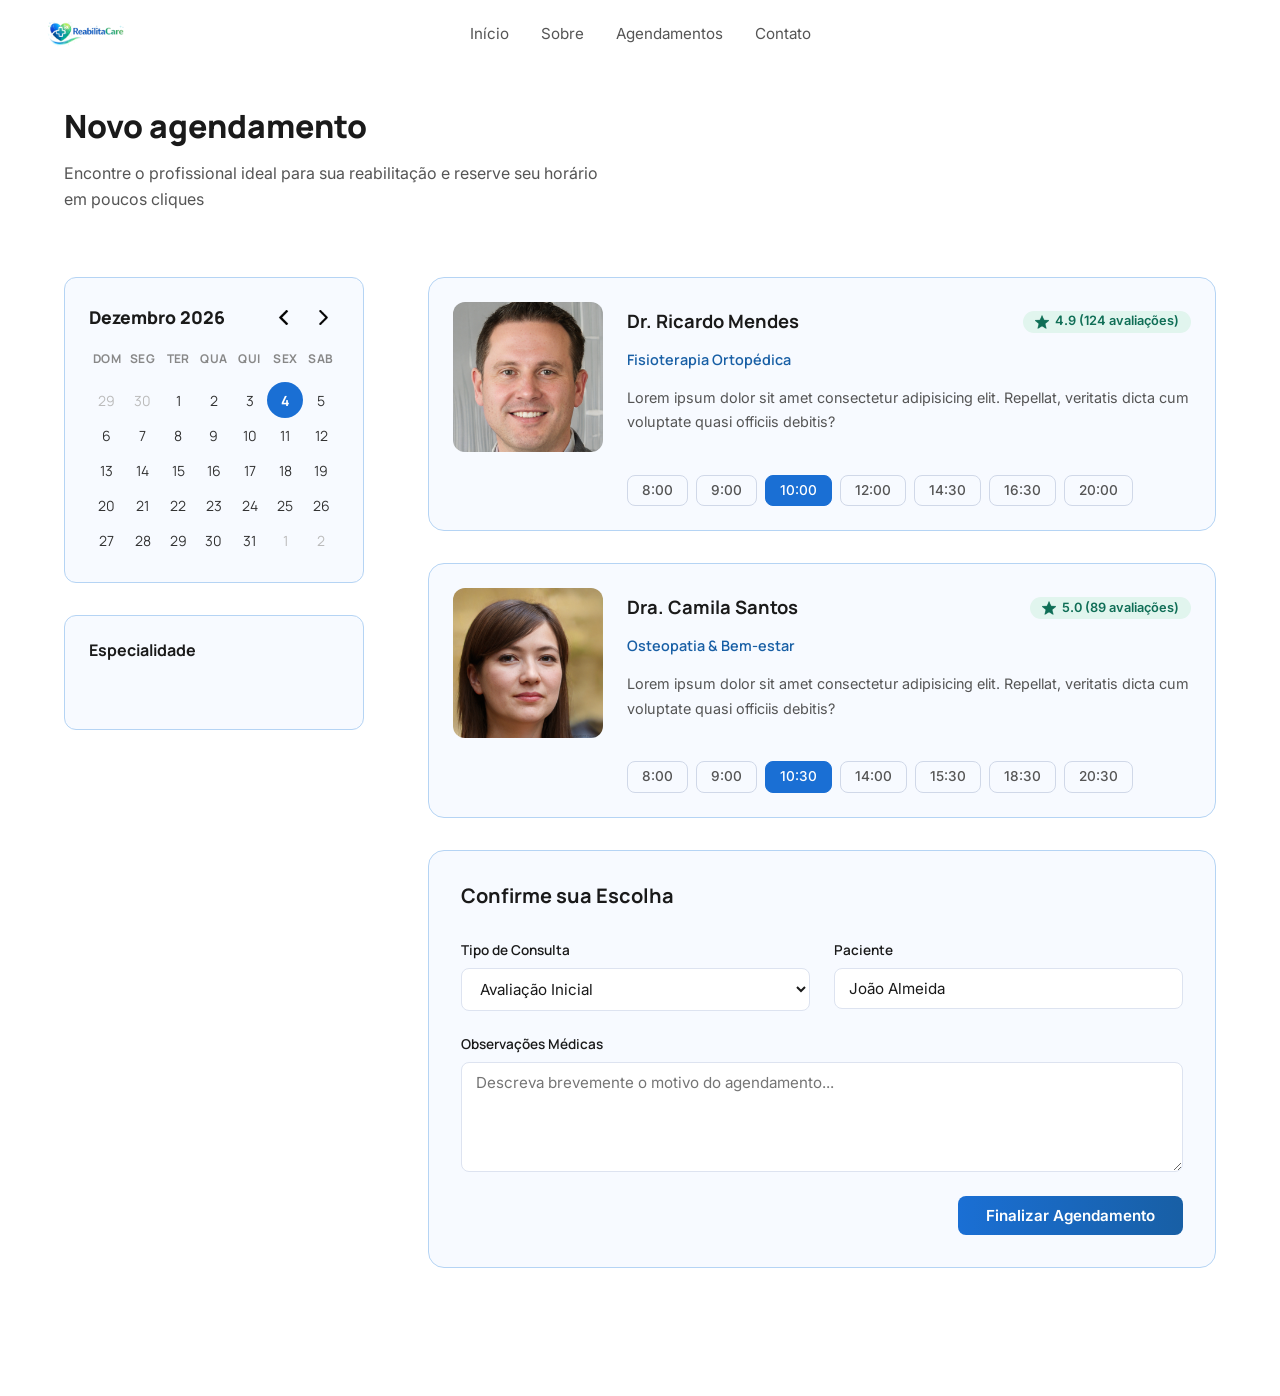
<file: pages/agendamentos.html>
<!DOCTYPE html>
<html lang="pt-br">
<head>
  <meta charset="UTF-8">
  <meta name="viewport" content="width=device-width, initial-scale=1.0">
  <title>Reabilita Care</title>
  <link rel="stylesheet" href="../assets/styles/agendamentos.css">
</head>
<body>
  <nav>
    <a href="index.html" class="logo-link">
      <img src="../assets/images/logosemfundo.png" alt="logo" class="logo">
    </a>
    <div class="nav-links" id="nav-links">
      <a href="index.html">Início</a>
      <a href="sobre.html">Sobre</a>
      <a href="agendamentos.html">Agendamentos</a>
      <a href="contato.html">Contato</a>
    </div>
    <button class="hamburger" id="hamburger" aria-label="Menu" aria-expanded="false">
      <span></span>
      <span></span>
      <span></span>
    </button>
  </nav>

  <main>
    <section>
      <div class="agendamento">
        <h1>Novo agendamento</h1>
        <p>Encontre o profissional ideal para sua reabilitação e reserve seu horário em poucos cliques</p>
      </div>
      <div class="quebra">
        <div class="coluna-esquerda">
          <div class="wrapper">
            <header>
              <h2 class="current-date"></h2>
              <div class="icons">
                <span id="prev" class="material-symbols-rounded">
                  <img src="../assets/icons/arrow-point-to-left.png" alt="Anterior">
                </span>
                <span id="next" class="material-symbols-rounded">
                  <img src="../assets/icons/arrow-point-to-right.png" alt="Próximo">
                </span>
              </div>
            </header>
            <div class="calendar">
              <ul class="weeks">
                <li><strong>Dom</strong></li>
                <li><strong>Seg</strong></li>
                <li><strong>Ter</strong></li>
                <li><strong>Qua</strong></li>
                <li><strong>Qui</strong></li>
                <li><strong>Sex</strong></li>
                <li><strong>Sab</strong></li>
              </ul>
              <ul class="days"></ul>
            </div>
          </div>

          <div class="especialidade">
            <h2>Especialidade</h2>
            <optgroup>
              <label><input type="checkbox" value=""> Clínica Geral</label>
              <label><input type="checkbox" value=""> Psicologia</label>
              <label><input type="checkbox" value=""> Dermatologia</label>
              <label><input type="checkbox" value=""> Cardiologia</label>
            </optgroup>
          </div>
        </div>

        <aside>
          <div class="medico">
            <div class="quadrado">
              <img src="../assets/images/ricardo-foto.jpg" alt="Dr. Ricardo Mendes">
            </div>
            <div class="textos">
              <div class="ricardo-alinhado">
                <h2>Dr. Ricardo Mendes</h2>
                <div class="avaliacoes">
                  <img src="../assets/icons/estrela.png" alt="estrela">
                  <p>4.9 (124 avaliações)</p>
                </div>
              </div>
              <h3>Fisioterapia Ortopédica</h3>
              <p>Lorem ipsum dolor sit amet consectetur adipisicing elit. Repellat, veritatis dicta cum voluptate quasi officiis debitis?</p>
              <div>
                <div class="horarios">
                  <p>8:00</p>
                  <p>9:00</p>
                  <p>10:00</p>
                  <p>12:00</p>
                  <p>14:30</p>
                  <p>16:30</p>
                  <p>20:00</p>
                </div>
              </div>
            </div>
          </div>

          <div class="medico">
            <div class="quadrado">
              <img src="../assets/images/camila-foto.jpg" alt="Dra. Camila Santos">
            </div>
            <div class="textos">
              <div class="ricardo-alinhado">
                <h2>Dra. Camila Santos</h2>
                <div class="avaliacoes">
                  <img src="../assets/icons/estrela.png" alt="estrela">
                  <p>5.0 (89 avaliações)</p>
                </div>
              </div>
              <h3>Osteopatia & Bem-estar</h3>
              <p>Lorem ipsum dolor sit amet consectetur adipisicing elit. Repellat, veritatis dicta cum voluptate quasi officiis debitis?</p>
              <div>
                <div class="horarios">
                  <p>8:00</p>
                  <p>9:00</p>
                  <p>10:30</p>
                  <p>14:00</p>
                  <p>15:30</p>
                  <p>18:30</p>
                  <p>20:30</p>
                </div>
              </div>
            </div>
          </div>

          <div class="sobreposicao-modal">
            <div class="modal">
              <h2>Confirme sua Escolha</h2>
              <div class="linha-modal">
                <div class="campo">
                  <label><h3>Tipo de Consulta</h3></label>
                  <select title="tipos">
                    <option>Avaliação Inicial</option>
                    <option>Retorno</option>
                    <option>Consulta Urgente</option>
                  </select>
                </div>
                <div class="campo">
                  <label><h3>Paciente</h3></label>
                  <input type="text" value="João Almeida" title="paciente">
                </div>
              </div>
              <div class="campo">
                <label><h3>Observações Médicas</h3></label>
                <textarea placeholder="Descreva brevemente o motivo do agendamento..."></textarea>
              </div>
              <div class="rodape-modal">
                <button class="botao-finalizar"><p>Finalizar Agendamento</p></button>
              </div>
            </div>
          </div>
        </aside>
      </div>
    </section>
  </main>
  <script src="../assets/scripts/agendamentos.js"></script>
</body>
</html>
</file>
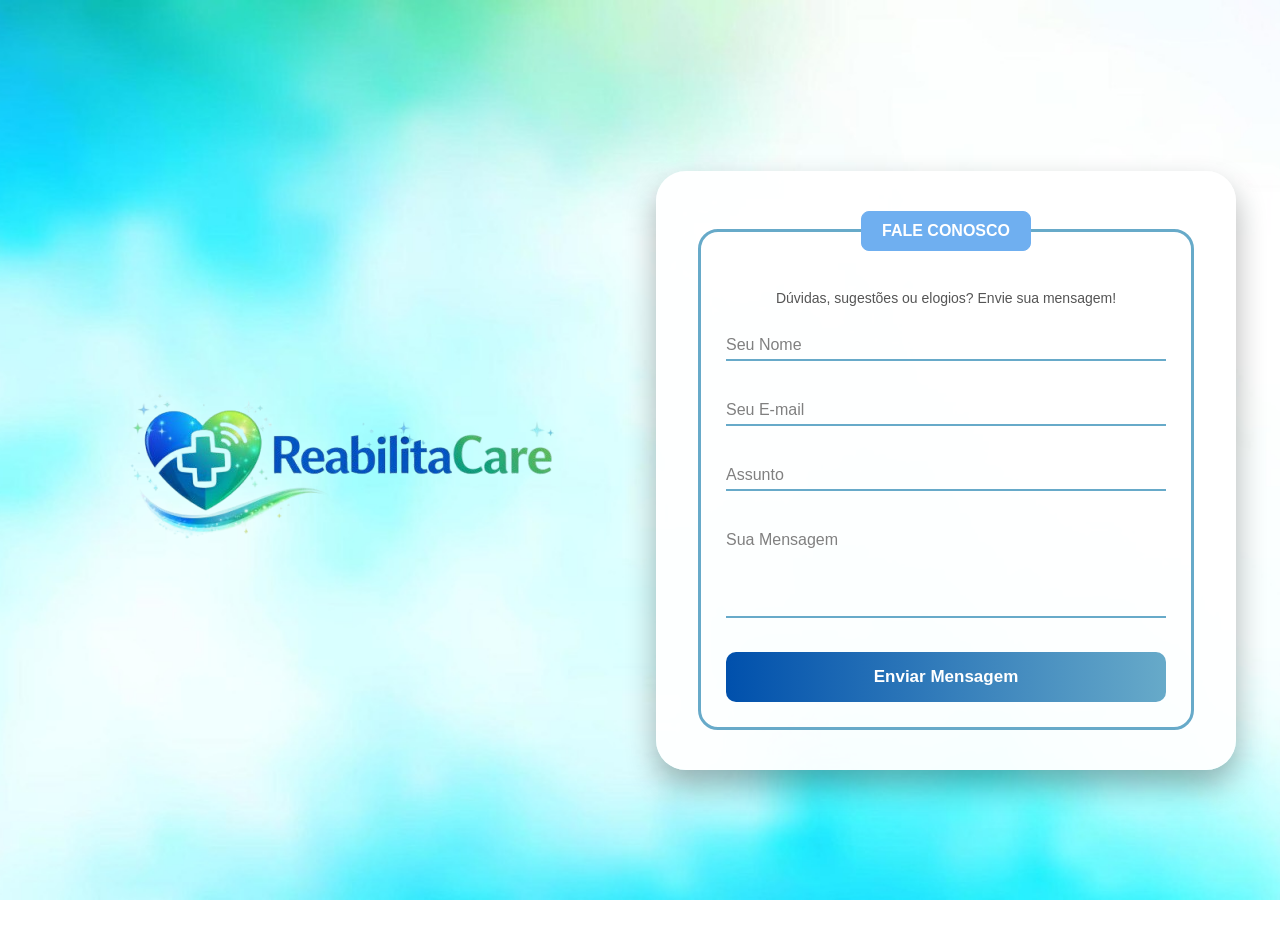
<file: pages/contato.html>
<!DOCTYPE html>
<html lang="pt-br">
  <head>
    <meta charset="UTF-8" />
    <meta name="viewport" content="width=device-width, initial-scale=1.0" />
    <title>Fale Conosco</title>
    <style>
      body {
        font-family: "Segoe UI", Tahoma, Geneva, Verdana, sans-serif;
        background-image: url("../assets/images/imagemfundo.jpeg");
        background-repeat: no-repeat;
        background-size: cover;
        background-position: center;
        background-attachment: fixed;
        margin: 0;
        display: flex;
        justify-content: center;
        align-items: center;
        min-height: 100vh;
        padding: 20px;
      }
      .box {
        background-color: rgba(255, 255, 255, 0.95);
        padding: 40px;
        border-radius: 30px;
        width: 500px; /* Um pouco mais largo para a mensagem */
        color: black;
        box-shadow: 0px 15px 30px rgba(0, 0, 0, 0.3);
      }
      fieldset {
        border: 3px solid rgb(103, 170, 201);
        border-radius: 20px;
        padding: 25px;
      }
      legend {
        border: 1px solid rgb(111, 175, 240);
        padding: 10px 20px;
        text-align: center;
        background-color: rgb(111, 175, 240);
        color: white;
        border-radius: 8px;
        font-weight: bold;
      }
      .inputBox {
        position: relative;
        margin-bottom: 30px;
      }
      .inputUser {
        background: none;
        border: none;
        border-bottom: 2px solid rgb(103, 170, 201);
        outline: none;
        color: black;
        font-size: 16px;
        width: 100%;
        letter-spacing: 1px;
        padding: 10px 0 5px 0;
      }
      /* Estilo específico para a área de mensagem */
      textarea.inputUser {
        height: 80px;
        resize: none; /* Impede o usuário de bagunçar o layout */
        font-family: inherit;
      }
      .labelInput {
        position: absolute;
        top: 10px;
        left: 0px;
        pointer-events: none;
        transition: 0.3s;
        color: gray;
      }
      .inputUser:focus ~ .labelInput,
      .inputUser:valid ~ .labelInput {
        top: -15px;
        font-size: 12px;
        color: rgb(0, 80, 172);
        font-weight: bold;
      }
      #submit {
        background-image: linear-gradient(
          to right,
          rgb(0, 80, 172),
          rgb(103, 170, 201)
        );
        width: 100%;
        border: none;
        padding: 15px;
        color: white;
        font-size: 17px;
        cursor: pointer;
        border-radius: 10px;
        font-weight: bold;
        transition: 0.3s;
      }
      #submit:hover {
        background-image: linear-gradient(
          to right,
          rgb(0, 50, 120),
          rgb(80, 150, 180)
        );
        transform: scale(1.02);
      }
      p {
        text-align: center;
        color: #555;
        font-size: 14px;
        margin-bottom: 20px;
      }
    </style>
  </head>
  <body>
    <!-- Logo -->
    <a href="index.html" class="imagem-canto">
      <img src="../assets/images/logosemfundo.png" alt="logo" />
    </a>
    <div class="box">
      <form action="">
        <fieldset>
          <legend>FALE CONOSCO</legend>
          <p>Dúvidas, sugestões ou elogios? Envie sua mensagem!</p>

          <div class="inputBox">
            <input
              type="text"
              name="nome"
              id="nome"
              class="inputUser"
              required
            />
            <label for="nome" class="labelInput">Seu Nome</label>
          </div>

          <div class="inputBox">
            <input
              type="email"
              name="email"
              id="email"
              class="inputUser"
              required
            />
            <label for="email" class="labelInput">Seu E-mail</label>
          </div>

          <div class="inputBox">
            <input
              type="text"
              name="assunto"
              id="assunto"
              class="inputUser"
              required
            />
            <label for="assunto" class="labelInput">Assunto</label>
          </div>

          <div class="inputBox">
            <textarea
              name="mensagem"
              id="mensagem"
              class="inputUser"
              required
            ></textarea>
            <label for="mensagem" class="labelInput">Sua Mensagem</label>
          </div>

          <input
            type="submit"
            name="submit"
            id="submit"
            value="Enviar Mensagem"
          />
        </fieldset>
      </form>
    </div>
  </body>
</html>
</file>
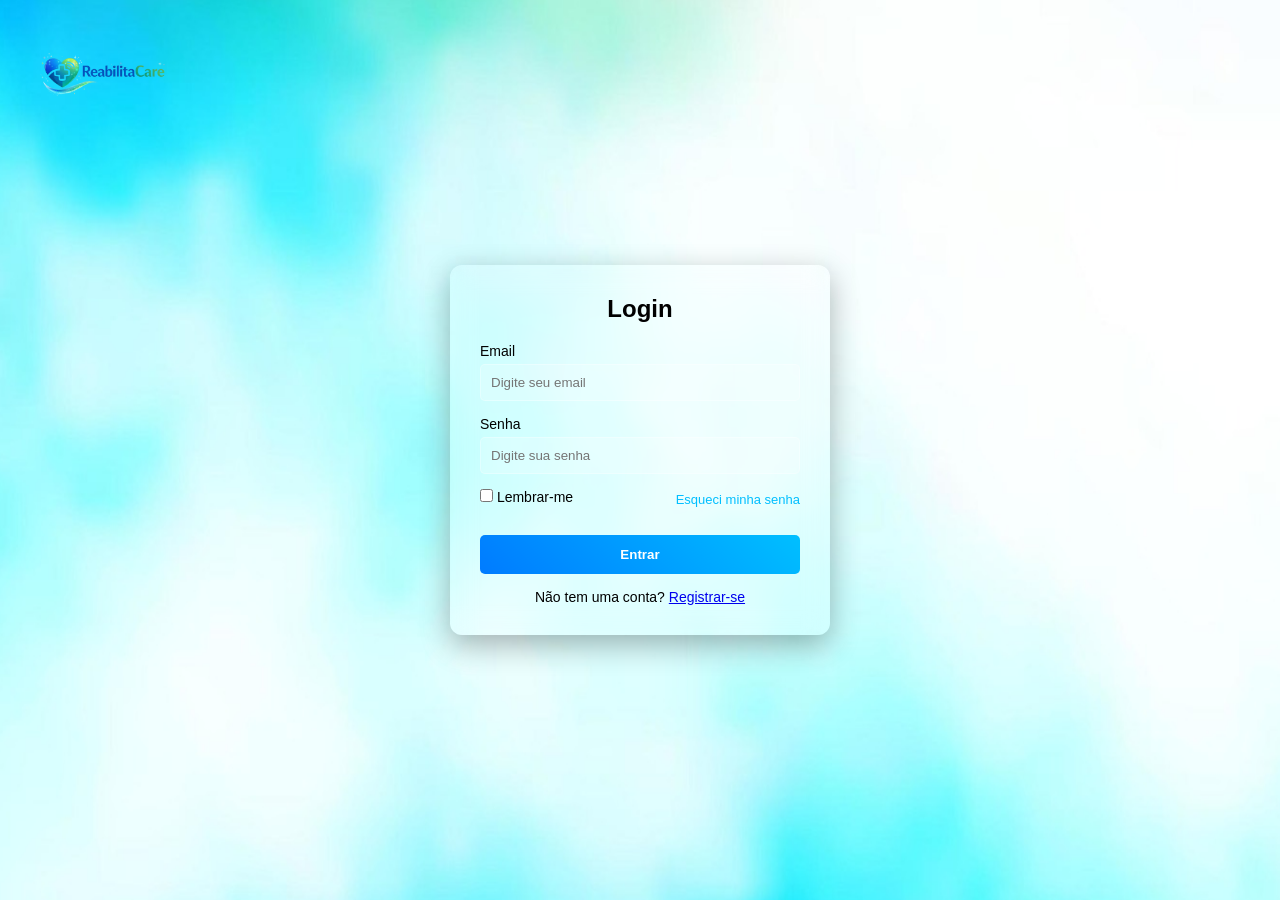
<file: pages/login.html>
<!doctype html>
<html lang="pt-br">
  <head>
    <meta charset="UTF-8" />
    <meta name="viewport" content="width=device-width, initial-scale=1.0" />
    <title>Login</title>
    <link rel="stylesheet" href="../assets/styles/login.css"/>
  </head>
<body>

    <!-- Logo -->
    <a href="index.html" class="imagem-canto">
        <img src="../assets/images/logosemfundo.png" alt="logo">
    </a> 

    <!-- Login -->
    <form class="Login">
        <h2>Login</h2>

        <div class="import-group">
            <label for="email">Email</label>
            <input type="email" id="email" placeholder="Digite seu email">
        </div>

        <div class="import-group">
            <label for="password">Senha</label>
            <input type="password" id="password" placeholder="Digite sua senha">
        </div>

        <div class="import-group linha">
            <label class="checkbox-label">
                <input type="checkbox"> Lembrar-me
            </label>
            <a href="#" class="link">Esqueci minha senha</a>
        </div>

        <button type="submit">Entrar</button>

        <div class="register">
            <p>Não tem uma conta? <a href="#">Registrar-se</a></p>
        </div>
    </form>
<script>
const form = document.querySelector(".Login");
const email = document.getElementById("email");
const senha = document.getElementById("password");
const botao = document.querySelector("button");

/* VALIDAR */
form.addEventListener("submit", function(e){
  e.preventDefault();

  let valido = true;

  if(email.value === ""){
    email.classList.add("input-erro");
    valido = false;
  } else {
    email.classList.remove("input-erro");
    email.classList.add("input-sucesso");
  }

  if(senha.value === ""){
    senha.classList.add("input-erro");
    valido = false;
  } else {
    senha.classList.remove("input-erro");
    senha.classList.add("input-sucesso");
  }

  if(valido){
    botao.classList.add("loading");

    setTimeout(() => {
      alert("Login realizado!");
      botao.classList.remove("loading");
    }, 2000);
  }
});

/* MOSTRAR SENHA */
senha.addEventListener("dblclick", () => {
  senha.type = senha.type === "password" ? "text" : "password";
});
</script>
</body>
</html>
</file>
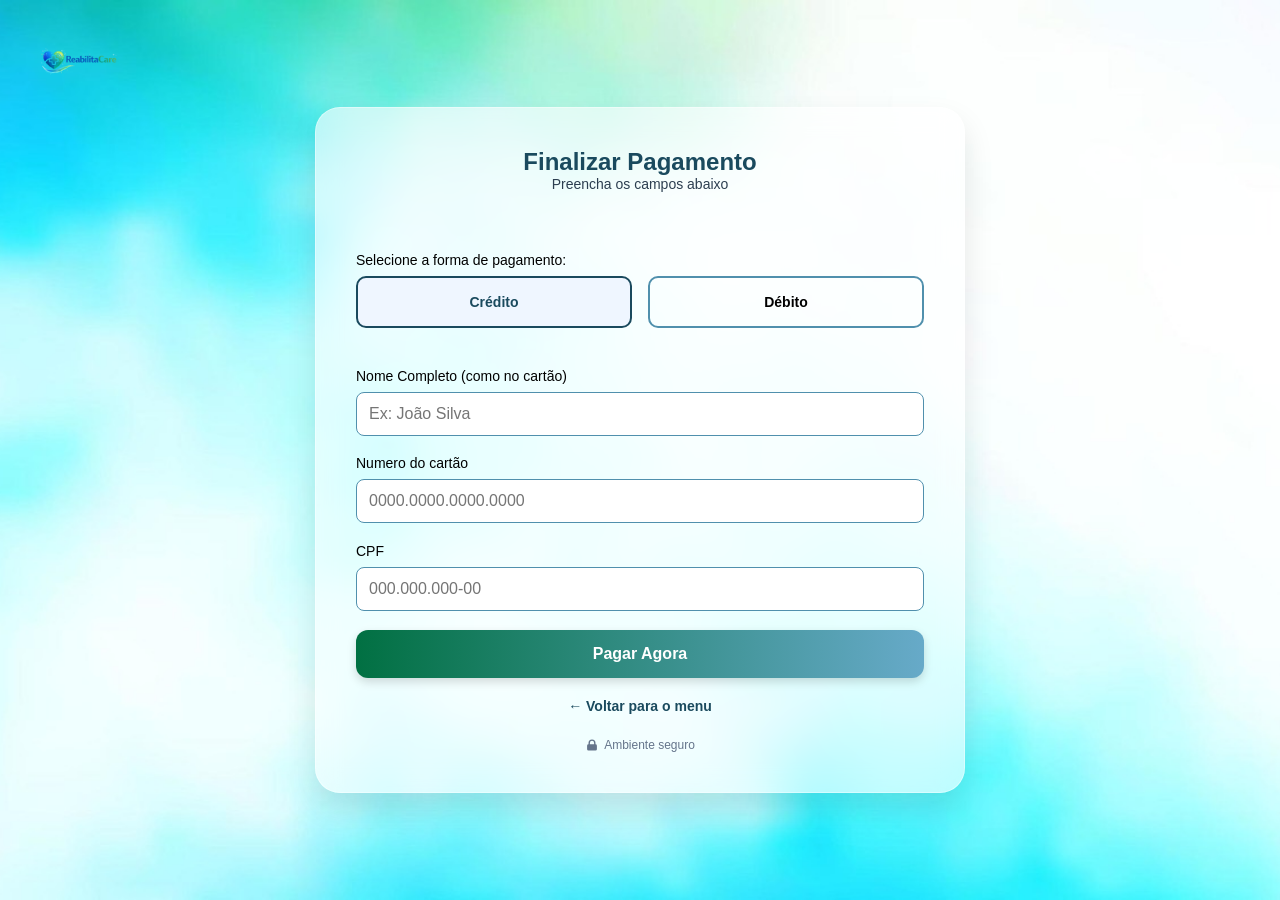
<file: pages/pagamentos.html>
<!doctype html>
<html lang="pt-br">
  <head>
    <meta charset="UTF-8" />
    <meta name="viewport" content="width=device-width, initial-scale=1.0" />
    <title>Finalizar Pagamento</title>
    <link rel="stylesheet" href="../assets/styles/pagamentos.css"/>
  </head>
  <body>
    <a href="index.html">
      <img src="../assets/images/logosemfundo.png" class="logo" alt="Logo">
  </a>
    <div class="payment-container">
      <h2>Finalizar Pagamento</h2>
      <p>Preencha os campos abaixo</p>

      <form>
        <label>Selecione a forma de pagamento:</label>
        <div class="payment-methods">
          <label>
            <input type="radio" name="method" value="credito" checked />
            <div class="method-option">Crédito</div>
          </label>
          <label>
            <input type="radio" name="method" value="debito" />
            <div class="method-option">Débito</div>
          </label>
        </div>

        <div class="form-group">
          <label for="nome">Nome Completo (como no cartão)</label>
          <input type="text" id="nome" placeholder="Ex: João Silva" required />
        </div>

        <div class="form-group">
          <label for="nome">Numero do cartão</label>
          <input type="text" id="nome" placeholder="0000.0000.0000.0000" required />
        </div>


        <div class="form-group">
          <label for="cpf">CPF</label>
          <input type="text" id="cpf" placeholder="000.000.000-00" maxlength="14" pattern="\d{3}\.\d{3}\.\d{3}-\d{2}" required />
        </div>

        <button type="submit" class="btn-pay">Pagar Agora</button>

        <div class="submit-container">
                    <input type="submit" id="submit">
                    <a href="index.html" class="btn-voltar">← Voltar para o menu</a>
                </div>

        <div class="security-note">
          <svg width="14" height="14" fill="currentColor" viewBox="0 0 20 20">
            <path
              d="M10 2a5 5 0 00-5 5v2a2 2 0 00-2 2v5a2 2 0 002 2h10a2 2 0 002-2v-5a2 2 0 00-2-2V7a5 5 0 00-5-5zM7 7a3 3 0 116 0v2H7V7z"
            ></path>
          </svg>
          Ambiente seguro
        </div> 
      </form>
    </div>
  </body>
</html>
</file>
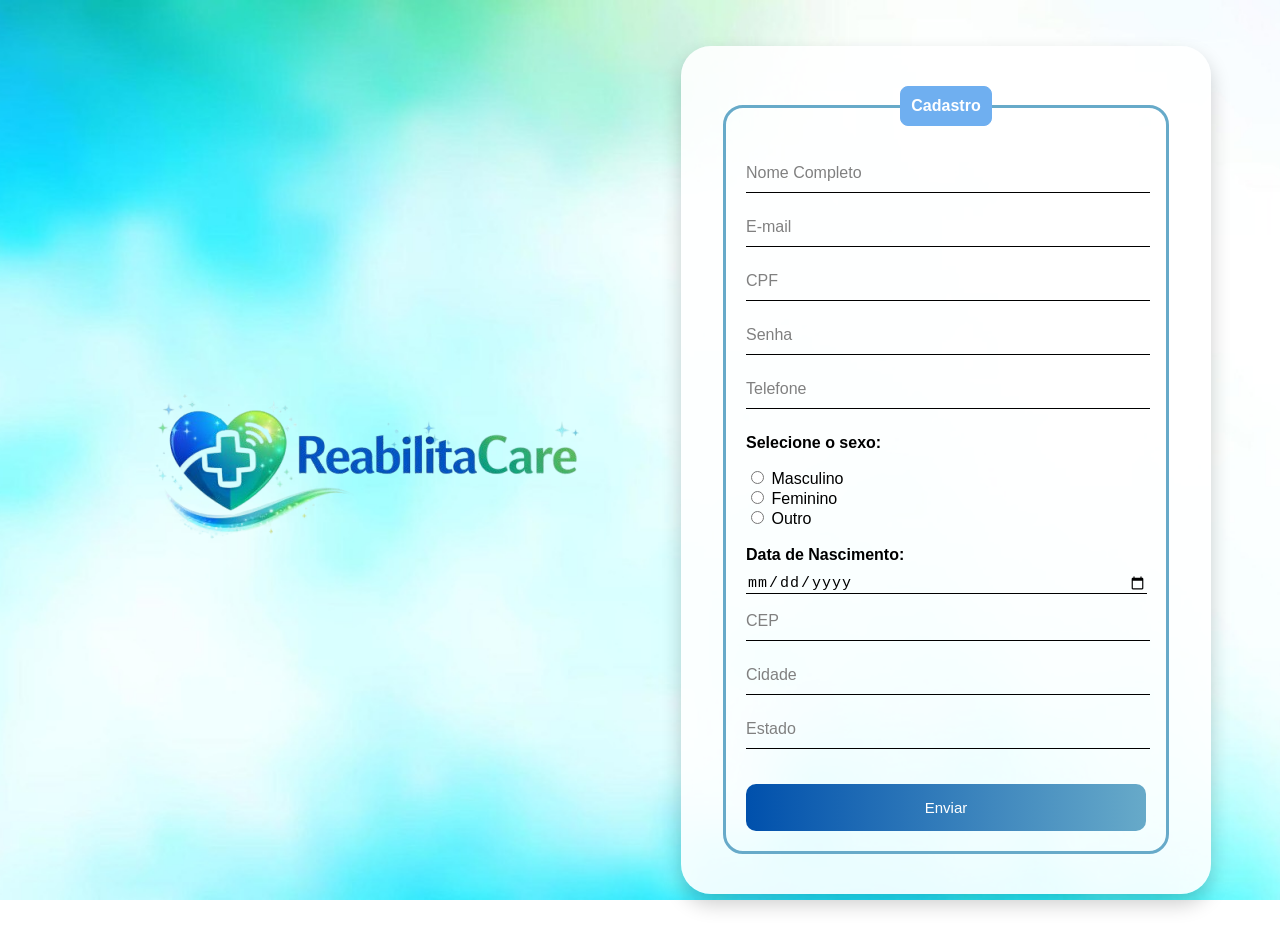
<file: pages/registro.html>
<!DOCTYPE html>
<html lang="pt-br">
  <head>
    <meta charset="UTF-8" />
    <meta name="viewport" content="width=device-width, initial-scale=1.0" />
    <title>Cadastro</title>
    <style>
      body {
        font-family: "Segoe UI", Tahoma, Geneva, Verdana, sans-serif;
        background-image: url("../assets/images/imagemfundo.jpeg");
        background-repeat: no-repeat;
        background-size: cover;
        background-position: center;
        background-attachment: fixed;
        margin: 0;
        display: flex;
        justify-content: center;
        align-items: center;
        min-height: 100vh;
        padding: 20px; /* Espaço para não colar em telas pequenas */
      }
      .box {
        background-color: rgba(255, 255, 255, 0.9);
        padding: 40px;
        border-radius: 30px;
        width: 450px;
        color: black;
        box-shadow: 0px 10px 20px rgba(0, 0, 0, 0.2);
      }
      fieldset {
        border: 3px solid rgb(103, 170, 201);
        border-radius: 20px;
        padding: 20px;
      }
      legend {
        border: 1px solid rgb(111, 175, 240);
        padding: 10px;
        text-align: center;
        background-color: rgb(111, 175, 240);
        color: white;
        border-radius: 8px;
        font-weight: bold;
      }
      .inputBox {
        position: relative;
        margin-bottom: 25px;
      }
      .inputUser {
        background: none;
        border: none;
        border-bottom: 1px solid rgb(0, 0, 0);
        outline: none;
        color: black;
        font-size: 15px;
        width: 100%;
        letter-spacing: 1px;
        padding-top: 10px;
      }
      .labelInput {
        position: absolute;
        top: 0px;
        left: 0px;
        pointer-events: none;
        transition: 0.3s;
        color: gray;
      }
      .inputUser:focus ~ .labelInput,
      .inputUser:valid ~ .labelInput {
        top: -15px;
        font-size: 12px;
        color: rgb(103, 170, 201);
      }
      #submit {
        background-image: linear-gradient(
          to right,
          rgb(0, 80, 172),
          rgb(103, 170, 201)
        );
        width: 100%;
        border: none;
        padding: 15px;
        color: white;
        font-size: 15px;
        cursor: pointer;
        border-radius: 10px;
        margin-top: 10px;
      }
      #submit:hover {
        background-image: linear-gradient(
          to right,
          rgb(0, 50, 120),
          rgb(80, 150, 180)
        );
      }
    </style>
  </head>
  <body>
    <!-- Logo -->
    <a href="index.html" class="imagem-canto">
      <img src="../assets/images/logosemfundo.png" alt="logo" />
    </a>
    <div class="box">
      <form action="">
        <fieldset>
          <legend><b>Cadastro</b></legend>
          <br />

          <div class="inputBox">
            <input
              type="text"
              name="Nome"
              id="Nome"
              class="inputUser"
              required
            />
            <label for="Nome" class="labelInput">Nome Completo</label>
          </div>

          <div class="inputBox">
            <input
              type="email"
              name="E-mail"
              id="E-mail"
              class="inputUser"
              required
            />
            <label for="E-mail" class="labelInput">E-mail</label>
          </div>

          <div class="inputBox">
            <input type="text" name="cpf" id="cpf" class="inputUser" required />
            <label for="cpf" class="labelInput">CPF</label>
          </div>

          <div class="inputBox">
            <input
              type="password"
              name="senha"
              id="senha"
              class="inputUser"
              required
            />
            <label for="senha" class="labelInput">Senha</label>
          </div>

          <div class="inputBox">
            <input
              type="tel"
              name="telefone"
              id="telefone"
              class="inputUser"
              required
            />
            <label for="telefone" class="labelInput">Telefone</label>
          </div>

          <p><b>Selecione o sexo:</b></p>
          <input type="radio" id="masc" name="sexo" value="masculino" />
          <label for="masc">Masculino</label><br />
          <input type="radio" id="fem" name="sexo" value="feminino" />
          <label for="fem">Feminino</label><br />
          <input type="radio" id="outro" name="sexo" value="outro" />
          <label for="outro">Outro</label>
          <br /><br />

          <label for="data_nascimento"><b>Data de Nascimento:</b></label>
          <input
            type="date"
            name="data_nascimento"
            id="data_nascimento"
            class="inputUser"
            required
          />
          <br /><br />

          <div class="inputBox">
            <input type="text" name="cep" id="cep" class="inputUser" required />
            <label for="cep" class="labelInput">CEP</label>
          </div>

          <div class="inputBox">
            <input
              type="text"
              name="Cidade"
              id="Cidade"
              class="inputUser"
              required
            />
            <label for="Cidade" class="labelInput">Cidade</label>
          </div>

          <div class="inputBox">
            <input
              type="text"
              name="Estado"
              id="Estado"
              class="inputUser"
              required
            />
            <label for="Estado" class="labelInput">Estado</label>
          </div>

          <input type="submit" name="submit" id="submit" value="Enviar" />
        </fieldset>
      </form>
    </div>
  </body>
</html>
</file>
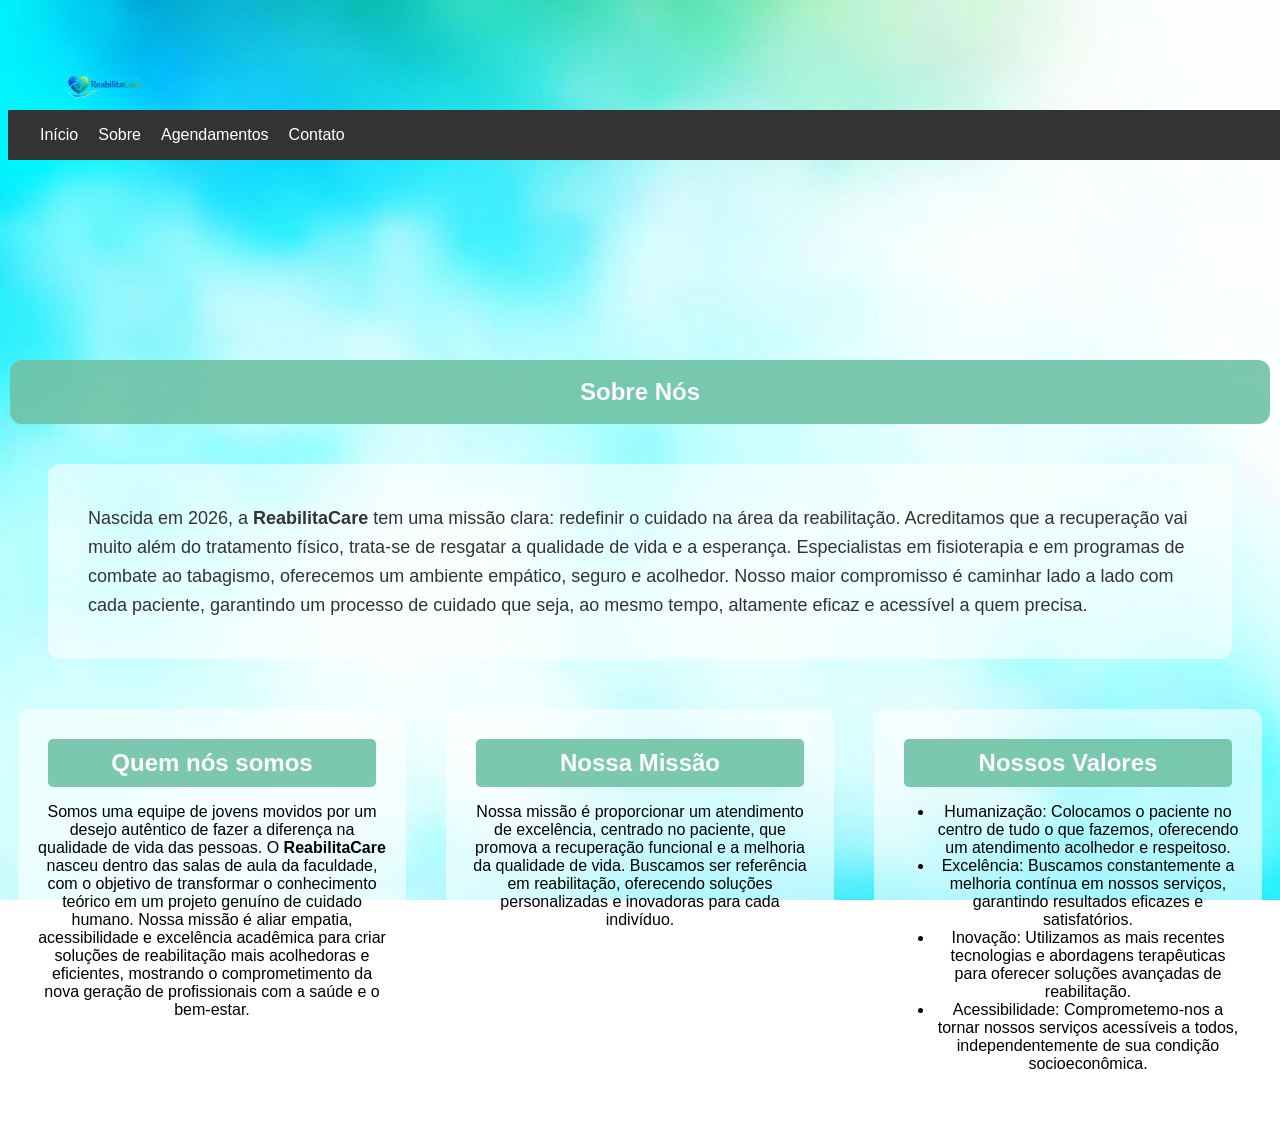
<file: pages/sobre.html>
<!DOCTYPE html> 
<html lang="pt-br">
<head>
    <meta charset="UTF-8">
    <meta name="viewport" content="width=device-width, initial-scale=1.0">
    <link rel="stylesheet" href="../assets/styles/sobre.css">
    <link rel="icon" type="image/x-icon" href="../assets/images/logosemfundo.png">
    <title>Sobre Nós </title>
</head>
<header class="meu-cabecalho">
    <a class="logo" href="index.html"><img src="../assets/images/logosemfundo.png" class="logo" title="logo"></a>
    <nav>
        <ul>
            <li><a href="index.html">Início</a></li>
            <li><a href="sobre.html">Sobre</a></li>
            <li><a href="agendamentos.html">Agendamentos</a></li>
            <li><a href="contato.html">Contato</a></li>
        </ul>
    </nav>
</header>
<body>
<div class="sobre-nos">
        <H1>Sobre Nós</H1>
</div>
        <P id="texto-sobrenos">Nascida em 2026, a <strong>ReabilitaCare</strong> tem uma missão clara: redefinir o cuidado na área da reabilitação. Acreditamos que a recuperação vai muito além do tratamento físico, trata-se de resgatar a qualidade de vida e a esperança. Especialistas em fisioterapia e em programas de combate ao tabagismo, oferecemos um ambiente empático, seguro e acolhedor. Nosso maior compromisso é caminhar lado a lado com cada paciente, garantindo um processo de cuidado que seja, ao mesmo tempo, altamente eficaz e acessível a quem precisa.</P>

<div class="container-colunas">
    <section class="coluna">
        <h2>Quem nós somos</h2>
        <p>Somos uma equipe de jovens movidos por um desejo autêntico de fazer a diferença na qualidade de vida das pessoas. O <strong>ReabilitaCare</strong> nasceu dentro das salas de aula da faculdade, com o objetivo de transformar o conhecimento teórico em um projeto genuíno de cuidado humano. Nossa missão é aliar empatia, acessibilidade e excelência acadêmica para criar soluções de reabilitação mais acolhedoras e eficientes, mostrando o comprometimento da nova geração de profissionais com a saúde e o bem-estar.</p>
</section>
<section class="coluna">
    <h2 >Nossa Missão</h2> 
    <p  >Nossa missão é proporcionar um atendimento de excelência, centrado no paciente, que promova a recuperação funcional e a melhoria da qualidade de vida. Buscamos ser referência em reabilitação, oferecendo soluções personalizadas e inovadoras para cada indivíduo.</p>
</section>
<section class="coluna">
    <h2>Nossos Valores</h2>
    <ul>
        <li>Humanização: Colocamos o paciente no centro de tudo o que fazemos, oferecendo um atendimento acolhedor e respeitoso.</li>
        <li>Excelência: Buscamos constantemente a melhoria contínua em nossos serviços, garantindo resultados eficazes e satisfatórios.</li>
        <li>Inovação: Utilizamos as mais recentes tecnologias e abordagens terapêuticas para oferecer soluções avançadas de reabilitação.</li>
        <li>Acessibilidade: Comprometemo-nos a tornar nossos serviços acessíveis a todos, independentemente de sua condição socioeconômica.</li>
    </ul>
</section>
</div>
</body>
</html>
</file>
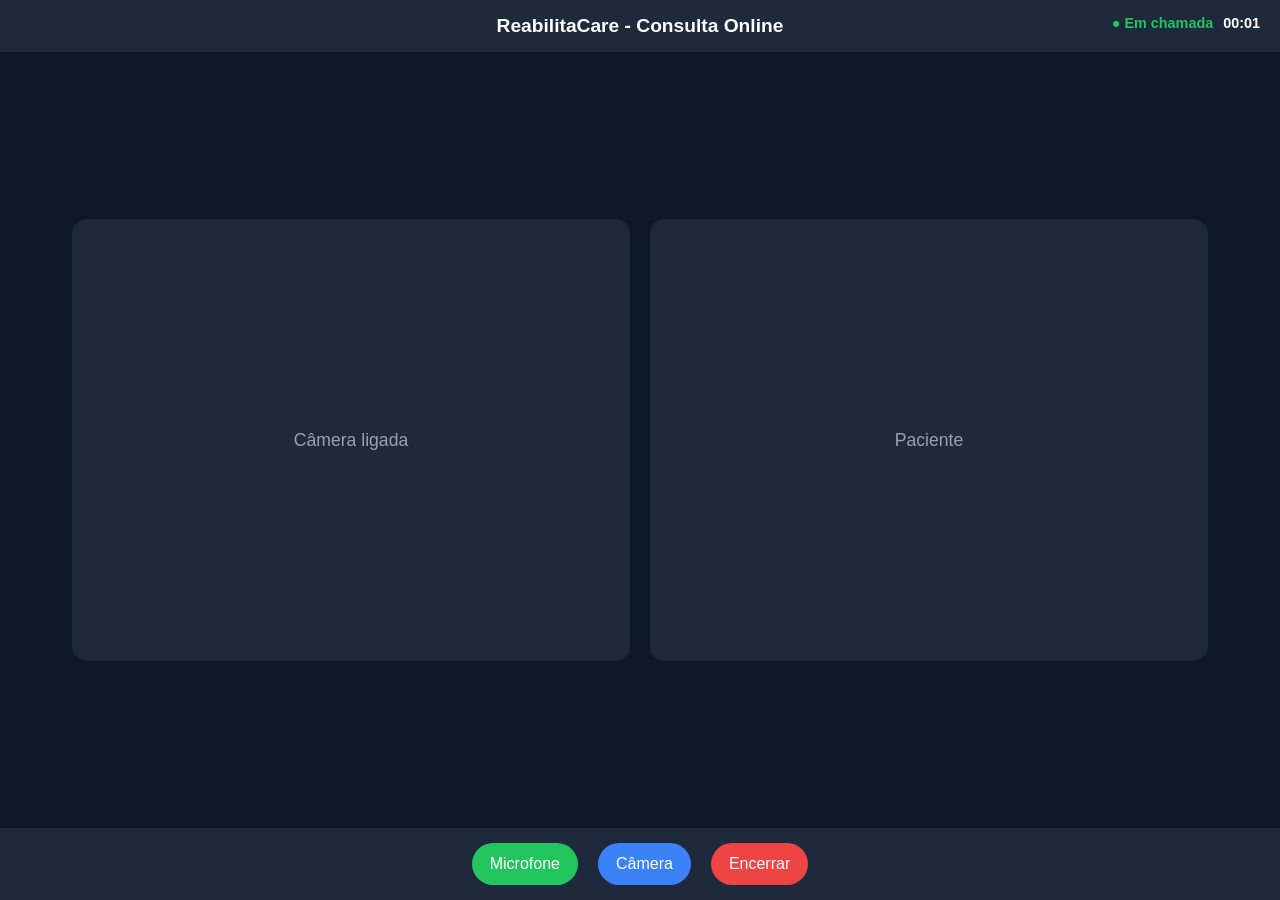
<file: pages/videochamada.html>
<!DOCTYPE html>
<html lang="pt-BR">
<head>
  <meta charset="UTF-8">
  <meta name="viewport" content="width=device-width, initial-scale=1.0">
  <title>ReabilitaCare - Videochamada</title>
  <link rel="stylesheet" href="../assets/styles/videochamada.css">
</head>
<body>

  <header>
    ReabilitaCare - Consulta Online
    <div class="call-info">
      <span class="status">● Em chamada</span>
      <span id="timer">00:00</span>
    </div>
  </header>

  <div class="container">
    <div class="video-box">
      <p id="camStatus1">Câmera ligada</p>
    </div>

    <div class="video-box">
      <p id="camStatus2">Paciente</p>
    </div>
  </div>

  <footer>
    <button class="btn mute" id="muteBtn">Microfone</button>
    <button class="btn camera" id="camBtn">Câmera</button>
    <button class="btn end" id="endCall">Encerrar</button>
  </footer>

  <script>
    let seconds = 0;
    let interval;

    let micOn = true;
    let camOn = true;

    function startTimer() {
      interval = setInterval(() => {
        seconds++;

        let min = Math.floor(seconds / 60);
        let sec = seconds % 60;

        min = min < 10 ? "0" + min : min;
        sec = sec < 10 ? "0" + sec : sec;

        document.getElementById("timer").textContent = `${min}:${sec}`;
      }, 1000);
    }

    function stopTimer() {
      clearInterval(interval);
    }

    startTimer();

    document.getElementById("endCall").addEventListener("click", () => {
      stopTimer();

      const status = document.querySelector(".status");
      status.textContent = "● Encerrada";
      status.style.color = "#ef4444";
    });

    document.getElementById("muteBtn").addEventListener("click", function () {
      micOn = !micOn;

      if (micOn) {
        this.textContent = "Microfone";
        this.style.background = "#22c55e";
      } else {
        this.textContent = "Mutado";
        this.style.background = "#ef4444";
      }
    });

    document.getElementById("camBtn").addEventListener("click", function () {
      camOn = !camOn;

      const camText = document.getElementById("camStatus1");

      if (camOn) {
        this.textContent = "Câmera";
        this.style.background = "#3b82f6";
        camText.textContent = "Câmera ligada";
      } else {
        this.textContent = "Desligada";
        this.style.background = "#ef4444";
        camText.textContent = "Câmera desligada";
      }
    });
  </script>

</body>
</html>
</file>
<file: assets/styles/agendamentos.css>
@import url('https://fonts.googleapis.com/css2?family=Manrope:wght@200..800&display=swap');
@import url('https://fonts.googleapis.com/css2?family=Inter:ital,opsz,wght@0,14..32,100..900;1,14..32,100..900&display=swap');

/* ════════════════════════════════════════════════════════
   TOKENS
════════════════════════════════════════════════════════ */
:root {
  --azul-primario: #1A6FD4;
  --azul-claro:    #E6F1FB;
  --azul-medio:    #185FA5;
  --azul-borda:    #B5D4F4;
  --verde-badge:   #E1F5EE;
  --verde-texto:   #0F6E56;
  --surface:       #F7FAFF;
  --texto-principal: #1a1a1a;
  --texto-secundario: #555;
  --texto-fraco: #888;

  /* sistema de espaçamento (múltiplos de 8) */
  --sp-1:  8px;
  --sp-2:  16px;
  --sp-3:  24px;
  --sp-4:  32px;
  --sp-5:  40px;
  --sp-6:  48px;
  --sp-8:  64px;
  --sp-10: 80px;
}

/* ════════════════════════════════════════════════════════
   RESET
════════════════════════════════════════════════════════ */
*, *::before, *::after {
  padding: 0;
  margin: 0;
  box-sizing: border-box;
}

/* ════════════════════════════════════════════════════════
   TIPOGRAFIA BASE
════════════════════════════════════════════════════════ */
h1, h2, h3, li, strong { font-family: "Manrope"; }
p, a, label, input, select, textarea, button { font-family: "Inter"; }

h1 { font-size: 2rem;   font-weight: 800; line-height: 1.2; color: var(--texto-principal); }
h2 { font-size: 1.25rem; font-weight: 700; line-height: 1.3; color: var(--texto-principal); }
h3 { font-size: 0.95rem; font-weight: 600; line-height: 1.4; }
p  { font-size: 0.95rem; line-height: 1.7; color: var(--texto-secundario); }

a {
  text-decoration: none;
  color: var(--texto-principal);
  cursor: pointer;
}

option, span { cursor: pointer; }

/* ════════════════════════════════════════════════════════
   NAV
════════════════════════════════════════════════════════ */
nav {
  position: relative;
  padding: var(--sp-2) var(--sp-4);
  margin-top: var(--sp-1);
  display: flex;
  justify-content: center;
  align-items: center;
}

.logo-link {
  position: absolute;
  left: var(--sp-4);
  display: flex;
  align-items: center;
}

.logo { width: 110px; object-fit: contain; }

.nav-links {
  display: flex;
  gap: var(--sp-4);
  align-items: center;
}

.nav-links a {
  font-size: 0.95rem;
  color: var(--texto-secundario);
  transition: color 0.2s;
}

.nav-links a:hover { color: var(--azul-primario); }

/* hamburger */
.hamburger {
  display: none;
  flex-direction: column;
  gap: 5px;
  cursor: pointer;
  position: absolute;
  right: var(--sp-3);
  background: none;
  border: none;
  padding: 4px;
}

.hamburger span {
  display: block;
  width: 22px;
  height: 2px;
  background: #333;
  border-radius: 2px;
  transition: transform 0.3s, opacity 0.3s;
}

/* ════════════════════════════════════════════════════════
   MAIN / HERO
════════════════════════════════════════════════════════ */
main {
  margin: 0 var(--sp-8);
  padding-bottom: var(--sp-10);
}

.agendamento {
  margin-top: var(--sp-6);
  max-width: 560px;
}

.agendamento h1 { margin-bottom: var(--sp-2); }

.agendamento > p {
  font-size: 1rem;
  line-height: 1.6;
  color: var(--texto-secundario);
}

/* ════════════════════════════════════════════════════════
   LAYOUT PRINCIPAL (2 colunas)
════════════════════════════════════════════════════════ */
.quebra {
  margin-top: var(--sp-8);
  display: flex;
  flex-direction: row;
  gap: var(--sp-8);
  align-items: flex-start;
}

/* coluna esquerda: calendário + filtros */
.coluna-esquerda {
  flex-shrink: 0;
  width: 300px;
  display: flex;
  flex-direction: column;
  gap: var(--sp-4);
}

/* coluna direita: cards */
aside {
  flex: 1;
  min-width: 0;
  max-width: 100%;
  overflow: hidden;
}

/* ════════════════════════════════════════════════════════
   CALENDÁRIO
════════════════════════════════════════════════════════ */
.wrapper {
  width: 100%;
  background: var(--surface);
  border: 0.5px solid var(--azul-borda);
  border-radius: 12px;
  padding: var(--sp-3);
}

header {
  display: flex;
  justify-content: space-between;
  align-items: center;
  margin-bottom: var(--sp-2);
}

.icons { display: flex; gap: var(--sp-1); }

header .icons span {
  display: flex;
  align-items: center;
  justify-content: center;
  width: 32px;
  height: 32px;
  border-radius: 6px;
  transition: background 0.15s;
}

header .icons span:hover { background: #e8edf5; }

header .current-date {
  font-size: 1.1rem;
  font-weight: 800;
}

.calendar { margin-top: var(--sp-1); }

.calendar ul {
  display: flex;
  flex-wrap: wrap;
  list-style: none;
  text-align: center;
}

.calendar .days { margin-bottom: var(--sp-1); }

.calendar li {
  color: #333;
  width: calc(100% / 7);
  font-size: 14px;
}

.calendar .weeks li {
  font-weight: 600;
  font-size: 12px;
  color: var(--texto-fraco);
  text-transform: uppercase;
  letter-spacing: 0.04em;
  cursor: default;
  margin-bottom: var(--sp-1);
}

.calendar .days li {
  z-index: 1;
  cursor: pointer;
  position: relative;
  margin-top: var(--sp-2);
}

.days li.inactive { color: #bbb; }
.days li.active   { color: #fff; font-weight: 700; }

.days li::before {
  position: absolute;
  content: "";
  left: 50%;
  top: 50%;
  height: 36px;
  width: 36px;
  z-index: -1;
  border-radius: 50%;
  transform: translate(-50%, -50%);
  transition: background 0.15s;
}

.days li.active::before             { background: var(--azul-primario); }
.days li:not(.active):hover::before { background: #e8edf5; }

.material-symbols-rounded img { height: 15px; display: block; }

/* ════════════════════════════════════════════════════════
   ESPECIALIDADE
════════════════════════════════════════════════════════ */
.especialidade {
  width: 100%;
  background-color: var(--surface);
  border: 0.5px solid var(--azul-borda);
  border-radius: 12px;
  padding: var(--sp-3);
}

.especialidade h2 {
  margin-bottom: var(--sp-3);
  font-size: 1rem;
  font-weight: 700;
  color: var(--texto-principal);
}

optgroup {
  display: flex;
  flex-direction: column;
  gap: var(--sp-2);
}

optgroup label {
  display: flex;
  align-items: center;
  gap: var(--sp-1);
  font-family: "Inter";
  font-size: 0.95rem;
  color: var(--texto-principal);
  cursor: pointer;
}

optgroup input[type="checkbox"] {
  width: 16px;
  height: 16px;
  accent-color: var(--azul-primario);
  cursor: pointer;
  flex-shrink: 0;
}

/* ════════════════════════════════════════════════════════
   CARD MÉDICO
════════════════════════════════════════════════════════ */
.medico {
  display: flex;
  flex-direction: row;
  gap: var(--sp-3);
  padding: var(--sp-3);
  background: var(--surface);
  border: 0.5px solid var(--azul-borda);
  border-radius: 16px;
  margin-bottom: var(--sp-4);
  min-width: 0;
  width: 100%;
}

.quadrado {
  height: 150px;
  width: 150px;
  min-width: 0;
  flex-shrink: 0;
  border-radius: 12px;
  overflow: hidden;
}

.quadrado img {
  width: 100%;
  height: 100%;
  object-fit: cover;
  display: block;
}

/* textos: empilha nome → badge → especialidade → descrição → horários */
.textos {
  flex: 1;
  min-width: 0;
  display: flex;
  flex-direction: column;
  gap: var(--sp-1);
  padding-top: var(--sp-1);
}

.ricardo-alinhado {
  display: flex;
  justify-content: space-between;
  align-items: center;
  flex-wrap: wrap;
  gap: var(--sp-1);
  margin-bottom: var(--sp-1);
}

.textos h2 {
  font-size: 1.15rem;
  font-weight: 700;
}

.textos > h3 {
  font-size: 0.9rem;
  font-weight: 600;
  color: var(--azul-medio);
  margin-bottom: var(--sp-1);
}

.textos > p {
  font-size: 0.9rem;
  line-height: 1.7;
  color: var(--texto-secundario);
  margin-bottom: var(--sp-2);
}

/* ─── AVALIAÇÕES ─────────────────────────────────────── */
.avaliacoes {
  background-color: var(--verde-badge);
  color: var(--verde-texto);
  padding: 4px 12px;
  border-radius: 20px;
  display: flex;
  align-items: center;
  gap: 6px;
  white-space: nowrap;
}

.avaliacoes img {
  display: block;
  width: 14px;
  height: 14px;
}

.avaliacoes p {
  font-size: 0.8rem;
  font-weight: 600;
  color: var(--verde-texto);
  line-height: 1;
}

/* ─── HORÁRIOS ───────────────────────────────────────── */
.horarios {
  margin-top: var(--sp-2);
  display: flex;
  gap: var(--sp-1);
  flex-wrap: wrap;
}

.horarios p {
  text-align: center;
  padding: 8px 14px;
  border: 1px solid #d0d8e8;
  color: var(--texto-secundario);
  border-radius: 8px;
  font-size: 0.85rem;
  font-weight: 500;
  cursor: pointer;
  transition: background 0.15s, color 0.15s, border-color 0.15s;
  line-height: 1;
  margin-bottom: 0;
}

.horarios p:hover {
  border-color: var(--azul-primario);
  color: var(--azul-primario);
}

.horarios > p:nth-child(3) {
  background-color: var(--azul-primario);
  border-color: var(--azul-primario);
  color: white;
}

/* ════════════════════════════════════════════════════════
   MODAL DE CONFIRMAÇÃO
════════════════════════════════════════════════════════ */
.sobreposicao-modal {
  margin-top: var(--sp-2);
  margin-bottom: var(--sp-6);
}

.modal {
  background: var(--surface);
  border: 0.5px solid var(--azul-borda);
  border-radius: 16px;
  padding: var(--sp-4);
}

.modal h2 {
  font-weight: 700;
  margin-bottom: var(--sp-4);
}

.linha-modal {
  display: grid;
  grid-template-columns: 1fr 1fr;
  gap: var(--sp-3);
  margin-bottom: 0;
}

.campo {
  display: flex;
  flex-direction: column;
  gap: var(--sp-1);
  margin-bottom: var(--sp-3);
}

.campo h3 {
  font-size: 0.85rem;
  font-weight: 600;
  color: var(--texto-principal);
}

.campo input,
.campo select,
.campo textarea {
  background: #fff;
  border: 1px solid #dde3f0;
  border-radius: 8px;
  padding: 10px 14px;
  font-size: 0.95rem;
  font-family: "Inter";
  color: var(--texto-principal);
  width: 100%;
  transition: border-color 0.2s;
}

.campo input:focus,
.campo select:focus,
.campo textarea:focus {
  outline: none;
  border-color: var(--azul-primario);
}

.campo textarea {
  resize: vertical;
  min-height: 110px;
}

.rodape-modal {
  display: flex;
  justify-content: flex-end;
  margin-top: var(--sp-1);
}

.botao-finalizar {
  background: linear-gradient(to right, var(--azul-primario), var(--azul-medio));
  color: #fff;
  border: none;
  border-radius: 8px;
  padding: 12px 28px;
  font-size: 0.95rem;
  font-weight: 600;
  cursor: pointer;
  transition: opacity 0.2s;
}

.botao-finalizar p {
  color: #fff;
  font-size: 0.95rem;
  line-height: 1;
  margin: 0;
}

.botao-finalizar:hover { opacity: 0.88; }

/* ════════════════════════════════════════════════════════
   RESPONSIVIDADE
════════════════════════════════════════════════════════ */

/* ─── TABLET (≤ 1100px) ──────────────────────────────── */
@media (max-width: 1100px) {
  main { margin: 0 var(--sp-5); }

  .quebra { gap: var(--sp-5); }

  .coluna-esquerda { width: 260px; }

  .quadrado { width: 130px; height: 130px; }
}

/* ─── TABLET MÉDIO (≤ 900px) ─────────────────────────── */
@media (max-width: 900px) {
  main { margin: 0 var(--sp-4); }

  .quebra { gap: var(--sp-4); margin-top: var(--sp-6); }

  .coluna-esquerda { width: 220px; }

  .quadrado { width: 110px; height: 110px; }

  .medico { padding: var(--sp-2) var(--sp-3); gap: var(--sp-2); }
}

/* ─── TABLET PEQUENO / MOBILE LANDSCAPE (≤ 768px) ───── */
@media (max-width: 768px) {
  .hamburger { display: flex; }

  .nav-links {
    display: none;
    position: absolute;
    top: 60px;
    left: 0;
    right: 0;
    background: #fff;
    flex-direction: column;
    gap: 0;
    padding: var(--sp-1) 0;
    border-bottom: 1px solid #eee;
    z-index: 100;
    box-shadow: 0 4px 16px rgba(0,0,0,0.08);
  }

  .nav-links.open { display: flex; }

  .nav-links a {
    padding: var(--sp-2) var(--sp-4);
    font-size: 1rem;
    width: 100%;
  }

  /* empilha tudo em coluna */
  .quebra {
    flex-direction: column;
    gap: var(--sp-5);
    margin-top: var(--sp-4);
  }

  main { margin: 0 var(--sp-3); }

  .coluna-esquerda {
    width: 100%;
    flex-direction: column;
    gap: var(--sp-3);
  }

  .medico { gap: var(--sp-3); padding: var(--sp-3); }

  .quadrado { width: 110px; height: 110px; }

  .horarios {
    flex-wrap: nowrap;
    overflow-x: auto;
    padding-bottom: 6px;
    -webkit-overflow-scrolling: touch;
  }

  .horarios p { flex-shrink: 0; }

  .linha-modal { grid-template-columns: 1fr; }
}

/* ─── MOBILE (≤ 480px) ───────────────────────────────── */
@media (max-width: 480px) {
  main { margin: 0 var(--sp-2); }

  .agendamento { margin-top: var(--sp-4); }
  .agendamento h1 { font-size: 1.5rem; }

  .medico {
    flex-direction: column;
    gap: var(--sp-3);
  }

  .quadrado {
    width: 100%;
    height: 220px;
  }

  .quadrado img {
    width: 100%;
    border-radius: 10px;
  }

  .textos { padding-top: 0; }

  .ricardo-alinhado { flex-direction: column; align-items: flex-start; }

  .modal { padding: var(--sp-3); }

  .botao-finalizar { width: 100%; justify-content: center; text-align: center; }
  .rodape-modal { justify-content: stretch; }
}
</file>
<file: assets/styles/login.css>
/* RESET */
*{ 
  margin: 0;
  padding: 0; 
  box-sizing: border-box;
  font-family: 'Segoe UI', Tahoma, Geneva, Verdana, sans-serif;
}

/* FUNDO ANIMADO */
body {
  min-height: 100vh;
  display: flex;
  justify-content: center;
  align-items: center;

  background: url(../images/imagemfundo.jpeg) no-repeat center center;
  background-size: 120% 120%;

  animation: moverFundo 20s ease infinite;
}

@keyframes moverFundo {
  0% { background-position: 0% 50%; }
  50% { background-position: 100% 50%; }
  100% { background-position: 0% 50%; }
}

/* LOGO */
.imagem-canto {
  position: fixed;
  top: 15px;
  left: 15px;
}

.imagem-canto img {
  width: 180px;
  transition: 0.3s;
}

.imagem-canto img:hover {
  transform: scale(1.1) rotate(-2deg);
}

/* LOGIN (VIDRO + ANIMAÇÃO) */
.Login {
  width: 380px;
  padding: 30px;

  background: rgba(255, 255, 255, 0.15);
  backdrop-filter: blur(12px);

  border-radius: 12px;
  box-shadow: 0 10px 30px rgba(0,0,0,0.3);

  animation: aparecer 0.8s ease;
  transition: 0.3s;
}

.Login:hover {
  transform: scale(1.02);
}

.Login h2 {
  text-align: center;
  margin-bottom: 20px;
}

/* CAMPOS */
.import-group {
  margin-bottom: 15px;
}

.import-group label {
  display: block;
  margin-bottom: 5px;
  font-size: 14px;
}

/* INPUTS PROFISSIONAIS */
.import-group input {
  width: 100%;
  padding: 10px;
  border-radius: 5px;

  border: 1px solid rgba(255,255,255,0.3);
  background: rgba(255,255,255,0.2);

  transition: 0.3s;
}

.import-group input:focus {
  outline: none;
  border-color: #00bfff;
  box-shadow: 0 0 8px #00bfff;
  background: rgba(255,255,255,0.4);
}

/* VALIDAÇÃO VISUAL */
.input-erro {
  border-color: red !important;
  box-shadow: 0 0 5px red;
}

.input-sucesso {
  border-color: limegreen !important;
  box-shadow: 0 0 5px limegreen;
}

/* LINHA CHECKBOX */
.linha {
  display: flex;
  justify-content: space-between;
  align-items: center;
}

/* CHECKBOX */
.checkbox-label {
  display: flex;
  align-items: center;
  gap: 5px;
}

.import-group input[type="checkbox"] {
  width: auto;
}

/* LINK */
.link {
  font-size: 13px;
  color: #00bfff;
  text-decoration: none;
}

.link:hover {
  text-decoration: underline;
}

/* BOTÃO COM GRADIENTE + GLOW */
button {
  width: 100%;
  padding: 12px;
  margin-top: 10px;
  border: none;

  background: linear-gradient(45deg, #007BFF, #00bfff);
  color: white;

  border-radius: 5px;
  cursor: pointer;
  font-weight: bold;

  transition: 0.3s;
}

button:hover {
  transform: translateY(-2px);

  box-shadow: 0 0 10px #00bfff,
              0 0 20px #00bfff,
              0 0 40px #00bfff;
}

/* BOTÃO LOADING */
button.loading {
  pointer-events: none;
  opacity: 0.7;
}

button.loading::after {
  content: "...";
  animation: pontos 1s infinite;
}

@keyframes pontos {
  0% { content: "."; }
  50% { content: ".."; }
  100% { content: "..."; }
}

/* REGISTRO */
.register {
  text-align: center;
  margin-top: 15px;
  font-size: 14px;
}

/* ANIMAÇÃO ENTRADA */
@keyframes aparecer {
  from {
    opacity: 0;
    transform: translateY(30px);
  }
  to {
    opacity: 1;
    transform: translateY(0);
  }
}
</file>
<file: assets/styles/pagamentos.css>
* {
            margin: 0;
            padding: 0;
            box-sizing: border-box;
            font-family: 'Segoe UI', Tahoma, Geneva, Verdana, sans-serif;
        }


:root {
            --primary-color: #1a4a5e;
            --bg-color: #f8fafc;
            --text-color: #1e293b;
            --border-color: #5090ad;
        }

body {
    background-image: url("../images/imagemfundo.jpeg");
    background-repeat: no-repeat;
    background-size: cover;
    background-position: center;
    background-attachment: fixed;
    display: flex;
    justify-content: center;
    align-items: center;
    min-height: 100vh;
    padding: 20px;
}

.logo {
    position: absolute;
    top: 25px;
    left: 25px;
    width: 110px;
    transition: 0.4s;
    animation: fadeIn 1.2s ease;
}

.payment-container {
    background-color: rgba(255, 255, 255, 0.6); 
    backdrop-filter: blur(12px); /* efeito glass */
    -webkit-backdrop-filter: blur(12px);
    padding: 40px;
    border-radius: 25px;
    width: 100%;
    max-width: 650px;
    box-shadow: 0px 15px 30px rgba(0,0,0,0.1);
    border: 1px solid rgba(255, 255, 255, 0.4);
    animation: slideUp 0.8s ease;
}

h2 {
        color: #1a4a5e;
    font-size: 34px;
    font-weight: bold; 
    margin-bottom: 1.5rem;
    font-size: 1.5rem;
    text-align: center;
    margin-bottom: 0px;
}
p{
    color: #2c3e50;
    font-size: 14px;
    font-weight: 500;
    text-align: center;
    margin-bottom: 60px;
    animation: fadeIn 1s ease;
}





.payment-methods {
    display: grid;
    grid-template-columns: 1fr 1fr;
    gap: 1rem;
    margin-bottom: 2rem;
}

.method-option {
    border: 2px solid var(--border-color);
    border-radius: 10px;
    padding: 1rem;
    text-align: center;
    cursor: pointer;
    transition: all 0.3s ease;
    font-weight: 600;
}

.method-option:hover {
    border-color: var(--primary-color);
    background-image: linear-gradient(to right, #017042, #67aac9);
}

/* Radio button escondido para estilizar a label */
input[type="radio"] {
    display: none;
}

input[type="radio"]:checked + .method-option {
    border-color: var(--primary-color);
    background-color: #eff6ff;
    color: var(--primary-color);
}

.form-group {
    margin-bottom: 1.2rem;
}

label {
    display: block;
    font-size: 0.875rem;
    margin-bottom: 0.5rem;
    font-weight: 500;
}

input[type="text"] {
    width: 100%;
    padding: 0.75rem;
    border: 1px solid var(--border-color);
    border-radius: 8px;
    box-sizing: border-box;
    font-size: 1rem;
    transition: border-color 0.2s;
}

input[type="text"]:focus {
    outline: none;
    border-color: var(--primary-color);
    box-shadow: 0 0 0 3px rgba(37, 99, 235, 0.1);
}

.btn-pay {
        background-image: linear-gradient(to right, #017042, #67aac9);
    width: 100%;
    border: none;
    padding: 15px;
    color: white;
    font-size: 16px;
    font-weight: bold;
    cursor: pointer;
    border-radius: 12px;
    transition: 0.3s;
    box-shadow: 0 4px 10px rgba(0, 0, 0, 0.15);
}

.btn-pay:hover {
    background-color: #1d4ed8;
}

.security-note {
    display: flex;
    align-items: center;
    justify-content: center;
    font-size: 0.75rem;
    color: #64748b;
    margin-top: 1.5rem;
}

.security-note svg {
    margin-right: 5px;
}

#submit:hover {
    filter: brightness(1.1);
    transform: translateY(-3px) scale(1.02);
    box-shadow: 0 6px 15px rgba(1, 112, 66, 0.3);
}

/* Botão voltar */
.btn-voltar {
    display: block;
    text-align: center;
    margin-top: 20px;
    text-decoration: none;
    color: #1a4a5e;
    font-size: 14px;
    font-weight: bold;
    transition: 0.3s;
}

/* Hover do botão voltar */
.btn-voltar:hover { 
    color: #017042; 
    text-decoration: underline;
    transform: translateY(-2px);
}
.submit-container input{
display: none;
}
</file>
<file: assets/styles/sobre.css>
.meu-cabecalho {
  background-color: #333;
  color: white;
  padding: 1rem 2rem;
  display: flex;
  justify-content: space-between;
  align-items: center;
  margin-top: 110px;
  position: block;
  top: 0;
  width: 100%;
  z-index: 1000;
}

.meu-cabecalho ul {
  margin: 0;
  padding: 0;
  list-style: none;
  display: flex;
  gap: 20px;
}
.logo {
  background-repeat: no-repeat;
  background-size: contain;
  width: 110px;
  display: block;
  animation:
    fadein 1,
    2s ease;
  transition: 0.4s;
  position: absolute;
  top: 25px;
  left: 25px;
}
.logo:hover {
  transform: scale(1.1) rotate(-2deg);
}
body {
  background-image: url("../images/imagemfundo.jpeg");
  background-size: cover;
  background-attachment: fixed;
  font-family: "Segoe UI", Tahoma, Verdana, Geneva, Verdana, sans-serif;
}
.sobre-nos {
  background-color: rgba(111, 194, 166, 0.9);
  color: #fdfdfd;
  padding: 2px;
  margin: 2px;
  margin-top: 200px;
  border-radius: 5px;
  text-align: center;
  font-size: 12px;
  border-radius: 12px;
}
#texto-sobrenos {
  font-size: 18px;
  line-height: 1.6;
  color: #333;
  padding: 40px;
  margin: 40px;
  background-color: rgba(255, 255, 255, 0.6);
  border-radius: 12px;
}
h2 {
  background-color: rgba(111, 194, 166, 0.9);
  color: #fdfdfd;
  padding: 10px;
  margin: 10px;
  text-align: center;
  border-radius: 5px;
}
.container-colunas {
  display: flex;
  gap: 20px;
  justify-content: space-between;
  text-align: center;
}

.coluna {
  flex: 1;
  background-color: rgba(255, 255, 255, 0.6);
  padding: 20px;
  border-radius: 12px;
  margin: 10px;
}

a {
  text-decoration: none;
  color: white;
}
</file>
<file: assets/styles/videochamada.css>
* {
  margin: 0;
  padding: 0;
  box-sizing: border-box;
  font-family: Arial, sans-serif;
}

body {
  background: #0f172a;
  color: #fff;
  display: flex;
  flex-direction: column;
  height: 100vh;
}

header {
  background: #1e293b;
  padding: 15px;
  text-align: center;
  font-size: 1.2rem;
  font-weight: bold;
  position: relative;
}

.call-info {
  position: absolute;
  right: 20px;
  top: 15px;
  display: flex;
  gap: 10px;
  font-size: 0.9rem;
}

.status {
  color: #22c55e;
}

.container {
  flex: 1;
  display: flex;
  justify-content: center;
  align-items: center;
  gap: 20px;
  padding: 20px;
}

.video-box {
  background: #1e293b;
  border-radius: 15px;
  width: 45%;
  height: 60%;
  display: flex;
  justify-content: center;
  align-items: center;
  font-size: 1.1rem;
  color: #94a3b8;
}

footer {
  background: #1e293b;
  padding: 15px;
  display: flex;
  justify-content: center;
  gap: 20px;
}

.btn {
  padding: 12px 18px;
  border: none;
  border-radius: 50px;
  cursor: pointer;
  font-size: 1rem;
  color: white;
}

.btn:hover {
  opacity: 0.8;
}

.end {
  background: #ef4444;
}

.mute {
  background: #22c55e;
}

.camera {
  background: #3b82f6;
}
</file>
